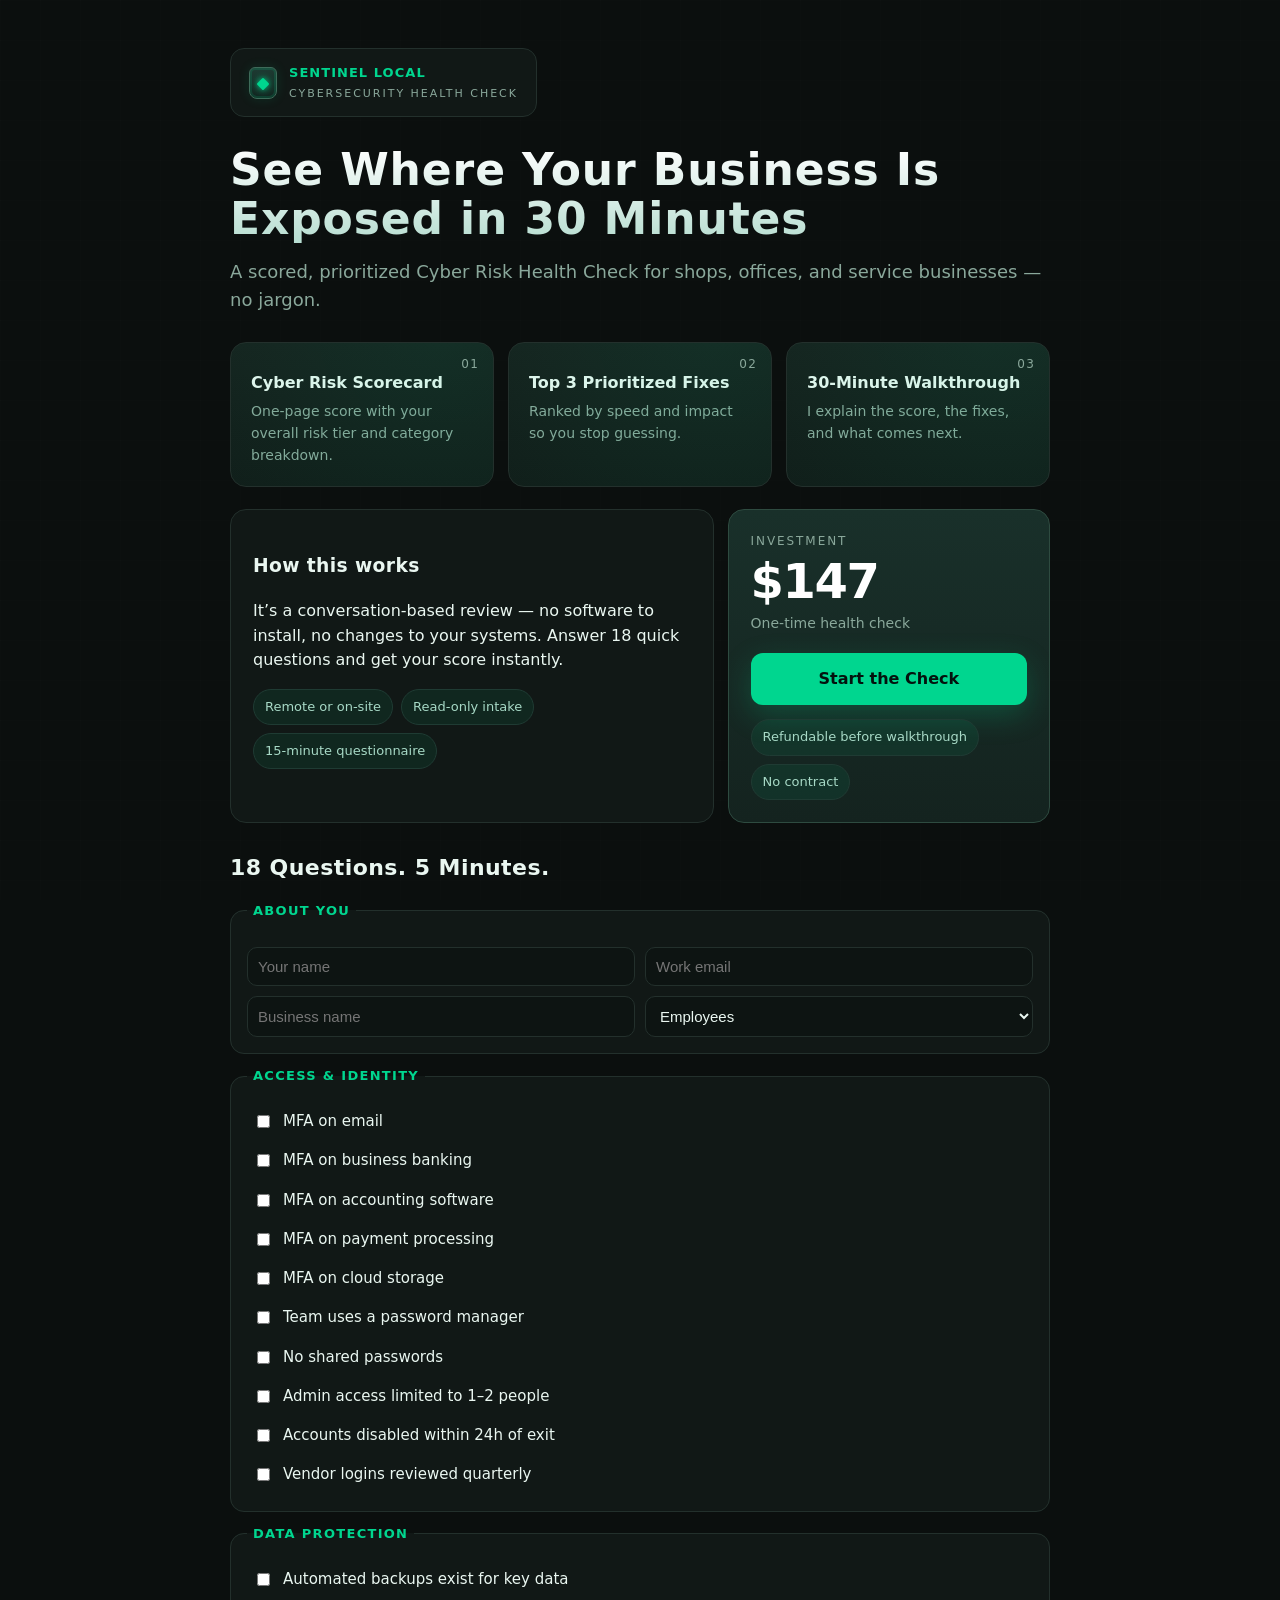
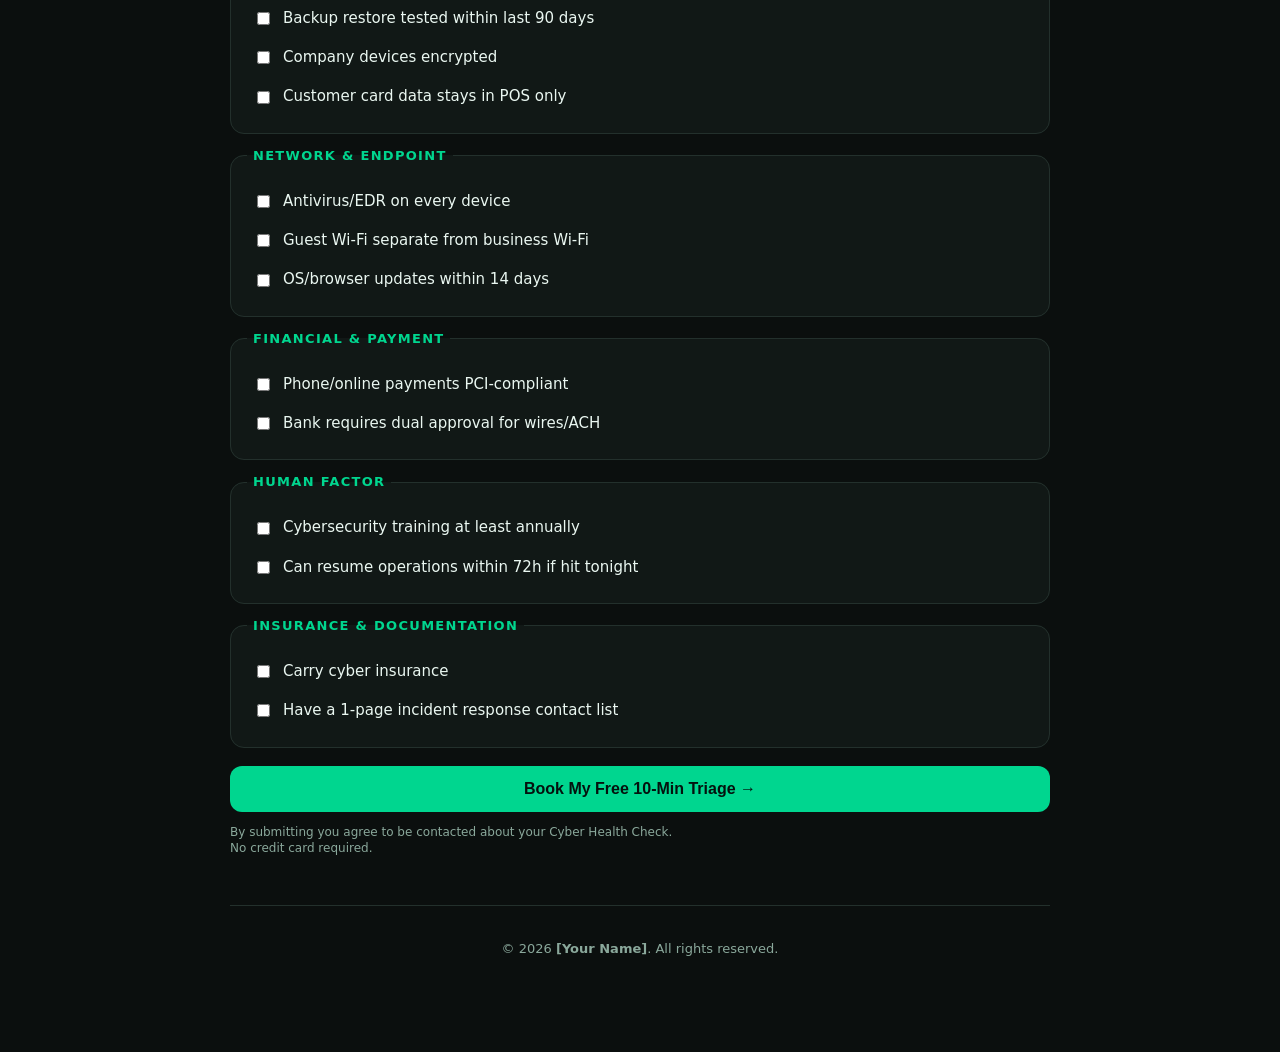
<file: index.html>
<!DOCTYPE html>
<html lang="en">
<head>
    <meta charset="UTF-8">
    <meta name="viewport" content="width=device-width, initial-scale=1.0">
    <title>Cyber Health Check — Local Business</title>
    <link rel="stylesheet" href="styles.css">
</head>
<body>
    <div class="container">
        <header>
            <div class="brand">
                <div class="shield" aria-hidden="true"></div>
                <div>
                    <div class="brand-name">Sentinel Local</div>
                    <div class="brand-sub">Cybersecurity Health Check</div>
                </div>
            </div>
        </header>

        <h1>See Where Your Business Is Exposed in 30 Minutes</h1>
        <p class="sub">A scored, prioritized Cyber Risk Health Check for shops, offices, and service businesses — no jargon.</p>

        <div class="cards">
            <div class="card">
                <div class="card-num">01</div>
                <div class="card-title">Cyber Risk Scorecard</div>
                <p class="card-body">One-page score with your overall risk tier and category breakdown.</p>
            </div>
            <div class="card">
                <div class="card-num">02</div>
                <div class="card-title">Top 3 Prioritized Fixes</div>
                <p class="card-body">Ranked by speed and impact so you stop guessing.</p>
            </div>
            <div class="card">
                <div class="card-num">03</div>
                <div class="card-title">30-Minute Walkthrough</div>
                <p class="card-body">I explain the score, the fixes, and what comes next.</p>
            </div>
        </div>

        <div class="split">
            <div class="panel">
                <h3>How this works</h3>
                <p>It’s a conversation-based review — no software to install, no changes to your systems. Answer 18 quick questions and get your score instantly.</p>
                <div class="pills">
                    <span class="pill">Remote or on-site</span>
                    <span class="pill">Read-only intake</span>
                    <span class="pill">15-minute questionnaire</span>
                </div>
            </div>
            <div class="panel accent">
                <div class="eyebrow">Investment</div>
                <div class="price">$147</div>
                <div class="price-note">One-time health check</div>
                <a class="cta" href="#intake">Start the Check</a>
                <div class="pills">
                    <span class="pill">Refundable before walkthrough</span>
                    <span class="pill">No contract</span>
                </div>
            </div>
        </div>

        <section id="intake">
            <h2 class="section-title">18 Questions. 5 Minutes.</h2>
            <form id="health-form" class="intake-form">
                <fieldset>
                    <legend>About You</legend>
                    <div class="row">
                        <input type="text" name="name" placeholder="Your name" required>
                        <input type="email" name="email" placeholder="Work email" required>
                    </div>
                    <div class="row">
                        <input type="text" name="business" placeholder="Business name" required>
                        <select name="employees" required>
                            <option value="">Employees</option>
                            <option>1–5</option>
                            <option>6–20</option>
                            <option>21–50</option>
                            <option>50+</option>
                        </select>
                    </div>
                </fieldset>

                <fieldset>
                    <legend>Access & Identity</legend>
                    <label><input type="checkbox" name="mfa_email"> MFA on email</label>
                    <label><input type="checkbox" name="mfa_banking"> MFA on business banking</label>
                    <label><input type="checkbox" name="mfa_accounting"> MFA on accounting software</label>
                    <label><input type="checkbox" name="mfa_payment"> MFA on payment processing</label>
                    <label><input type="checkbox" name="mfa_cloud"> MFA on cloud storage</label>
                    <label><input type="checkbox" name="password_manager"> Team uses a password manager</label>
                    <label><input type="checkbox" name="no_shared_passwords"> No shared passwords</label>
                    <label><input type="checkbox" name="admin_limited"> Admin access limited to 1–2 people</label>
                    <label><input type="checkbox" name="offboarding_24h"> Accounts disabled within 24h of exit</label>
                    <label><input type="checkbox" name="vendor_review"> Vendor logins reviewed quarterly</label>
                </fieldset>

                <fieldset>
                    <legend>Data Protection</legend>
                    <label><input type="checkbox" name="backups_exist"> Automated backups exist for key data</label>
                    <label><input type="checkbox" name="backups_tested"> Backup restore tested within last 90 days</label>
                    <label><input type="checkbox" name="devices_encrypted"> Company devices encrypted</label>
                    <label><input type="checkbox" name="sensitive_pos_only"> Customer card data stays in POS only</label>
                </fieldset>

                <fieldset>
                    <legend>Network & Endpoint</legend>
                    <label><input type="checkbox" name="av_edr_all"> Antivirus/EDR on every device</label>
                    <label><input type="checkbox" name="guest_wifi_segment"> Guest Wi-Fi separate from business Wi-Fi</label>
                    <label><input type="checkbox" name="patches_14d"> OS/browser updates within 14 days</label>
                </fieldset>

                <fieldset>
                    <legend>Financial & Payment</legend>
                    <label><input type="checkbox" name="card_not_present_pci"> Phone/online payments PCI-compliant</label>
                    <label><input type="checkbox" name="banking_dual_approval"> Bank requires dual approval for wires/ACH</label>
                </fieldset>

                <fieldset>
                    <legend>Human Factor</legend>
                    <label><input type="checkbox" name="annual_training"> Cybersecurity training at least annually</label>
                    <label><input type="checkbox" name="recover_72h"> Can resume operations within 72h if hit tonight</label>
                </fieldset>

                <fieldset>
                    <legend>Insurance & Documentation</legend>
                    <label><input type="checkbox" name="cyber_insurance"> Carry cyber insurance</label>
                    <label><input type="checkbox" name="incident_response_doc"> Have a 1-page incident response contact list</label>
                </fieldset>

                <button type="submit" class="submit">Book My Free 10-Min Triage →</button>
                <p style="color:  var(--muted); font-size: 12px; line-height: 1.4;">
                  By submitting you agree to be contacted about your Cyber Health Check.
                  <br>No credit card required.
                </p>
            </form>
        </section>

        <div id="result" class="result" style="display:none;">
            <div class="result-header">
                <div id="score-tier" class="tier">Moderate Risk</div>
                <div id="score-num" class="score">— / 40</div>
                <div class="label">Your Cyber Risk Score</div>
                <div class="bar"><div id="score-bar-fill" style="width:0%;"></div></div>
                <div id="cat-breakdown" class="breakdown"></div>
            </div>

            <div class="actions">
                <h2>What’s next?</h2>
                <p class="actions-sub">Ready to fix the top gaps? I’ll walk you through the 3 prioritized fixes on a 30-minute call.</p>
                <div id="fixes"></div>
                <div id="book-section" class="book-section" style="display:none;">
                <h2>Book Your Triage Call</h2>
                <p class="actions-sub">Choose a time and I’ll send your scorecard before we talk.</p>
                <a class="cta" href="#" target="_blank" rel="noopener">Open Calendly (15 min)</a>
                <br>
                <a id="book-calendly-30" class="cta secondary" href="#" target="_blank" rel="noopener">Open Calendly (30 min)</a>
                <p class="actions-contact">
                Or call/text <strong>[Phone]</strong>
                </p>
                </div>
            </div>
        </div>

        <footer>
            <p>© <span id="year"></span> <strong>[Your Name]</strong>. All rights reserved.</p>
        </footer>
    </div>

    <script src="app.js"></script>
</body>
</html>
</file>
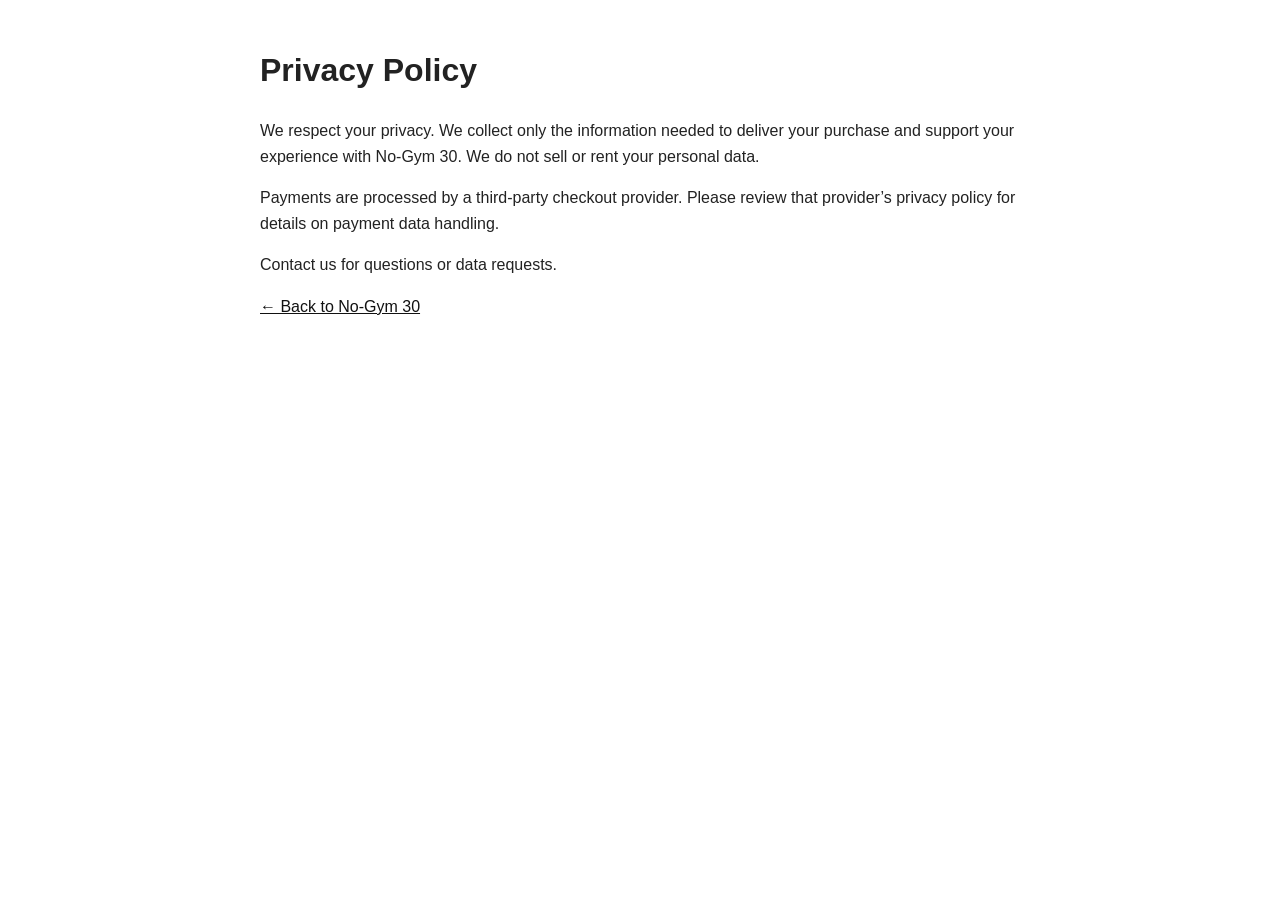
<file: privacy.html>
<!DOCTYPE html>
<html lang="en">
<head>
<meta charset="UTF-8">
<meta name="viewport" content="width=device-width, initial-scale=1.0">
<title>Privacy Policy — No-Gym 30</title>
<style>
  body { font-family: -apple-system, BlinkMacSystemFont, "Segoe UI", Roboto, Helvetica, Arial, sans-serif; line-height: 1.6; color:#222; max-width: 760px; margin: 0 auto; padding: 24px; }
  a { color:#111; }
</style>
</head>
<body>
  <h1>Privacy Policy</h1>
  <p>We respect your privacy. We collect only the information needed to deliver your purchase and support your experience with No-Gym 30. We do not sell or rent your personal data.</p>
  <p>Payments are processed by a third-party checkout provider. Please review that provider’s privacy policy for details on payment data handling.</p>
  <p>Contact us for questions or data requests.</p>
  <p><a href="index.html">← Back to No-Gym 30</a></p>
</body>
</html>
</file>
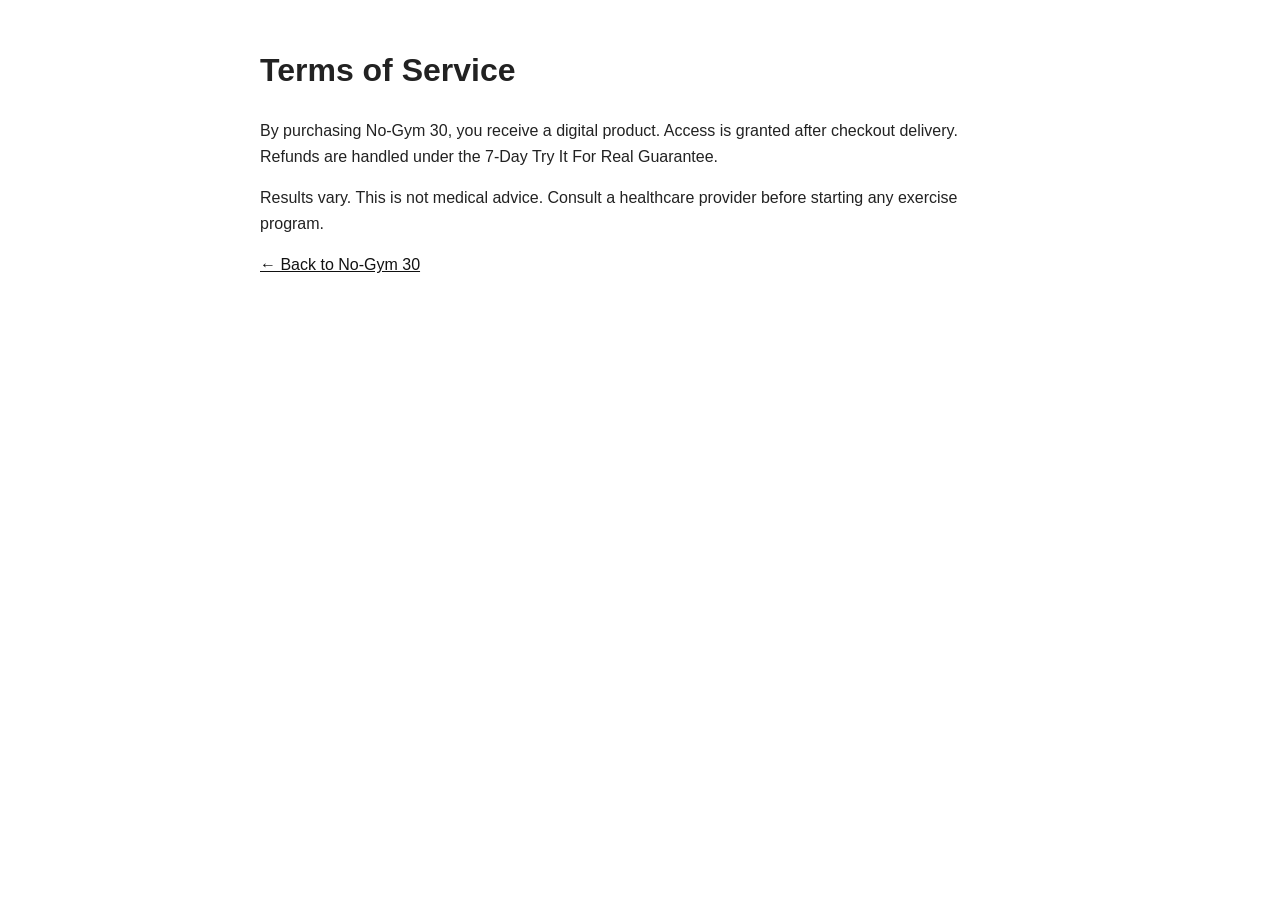
<file: terms.html>
<!DOCTYPE html>
<html lang="en">
<head>
<meta charset="UTF-8">
<meta name="viewport" content="width=device-width, initial-scale=1.0">
<title>Terms of Service — No-Gym 30</title>
<style>
  body { font-family: -apple-system, BlinkMacSystemFont, "Segoe UI", Roboto, Helvetica, Arial, sans-serif; line-height: 1.6; color:#222; max-width: 760px; margin: 0 auto; padding: 24px; }
  a { color:#111; }
</style>
</head>
<body>
  <h1>Terms of Service</h1>
  <p>By purchasing No-Gym 30, you receive a digital product. Access is granted after checkout delivery. Refunds are handled under the 7-Day Try It For Real Guarantee.</p>
  <p>Results vary. This is not medical advice. Consult a healthcare provider before starting any exercise program.</p>
  <p><a href="index.html">← Back to No-Gym 30</a></p>
</body>
</html>
</file>
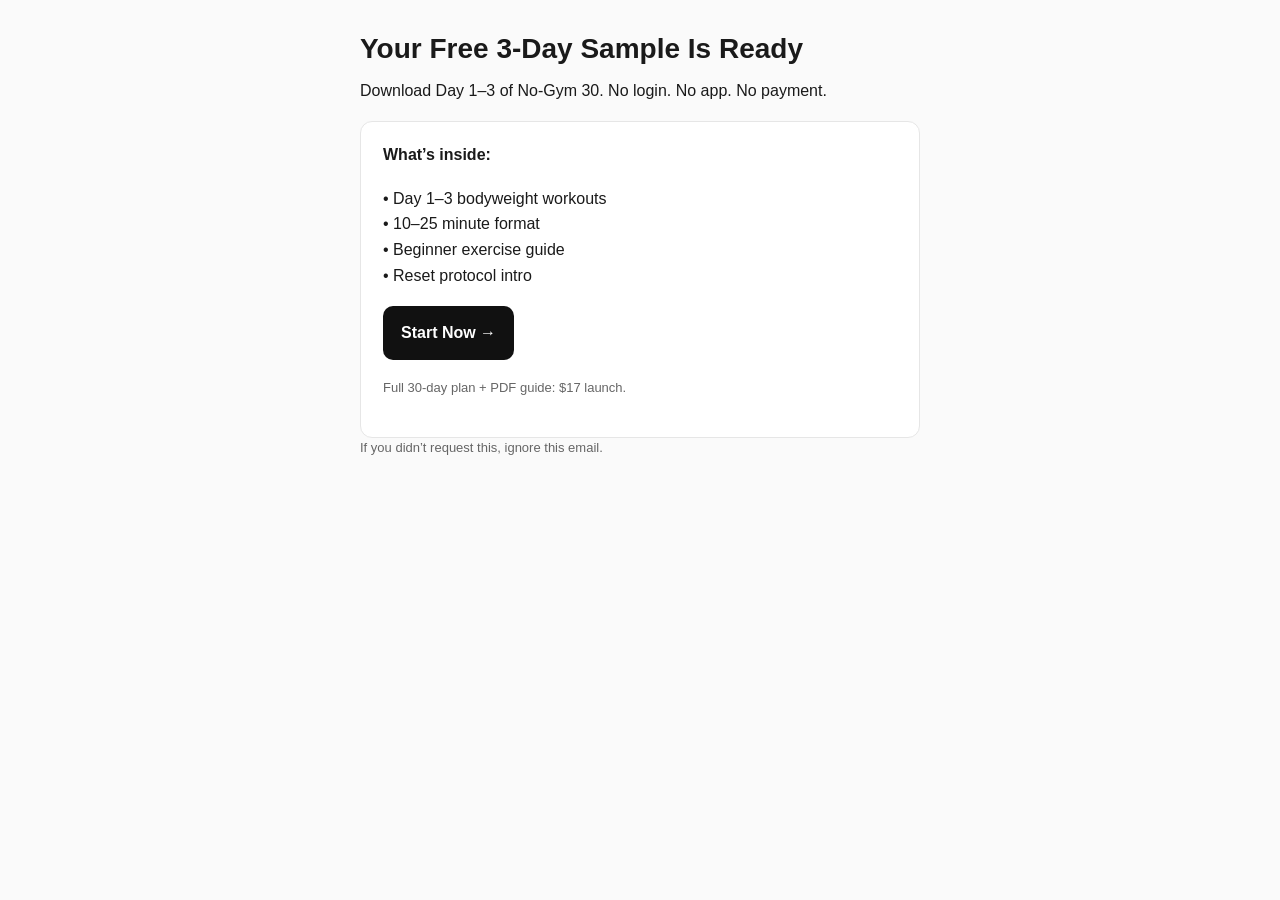
<file: marketing/email/sample-email.html>
<!doctype html>
<html lang="en">
<head>
  <meta charset="utf-8" />
  <meta name="viewport" content="width=device-width, initial-scale=1" />
  <title>No-Gym 30 — Free 3-Day Sample</title>
  <style>
    body { margin:0; font-family: Arial, Helvetica, sans-serif; background:#fafafa; color:#1a1a1a; }
    .wrap { max-width: 560px; margin: 0 auto; padding: 32px 20px; }
    h1 { font-size: 28px; line-height: 1.2; margin: 0 0 12px; }
    p  { font-size: 16px; line-height: 1.6; margin: 0 0 18px; }
    .box { border: 1px solid #e6e6e6; border-radius: 12px; padding: 20px 22px; background:#fff; }
    .btn { display:inline-block; padding: 14px 18px; border-radius: 10px; background:#111; color:#fff; text-decoration:none; font-weight:600; }
    .small { font-size: 13px; color:#666; }
  </style>
</head>
<body>
  <div class="wrap">
    <h1>Your Free 3-Day Sample Is Ready</h1>
    <p>Download Day 1–3 of No-Gym 30. No login. No app. No payment.</p>
    <div class="box">
      <p><strong>What’s inside:</strong></p>
      <p>• Day 1–3 bodyweight workouts<br/>• 10–25 minute format<br/>• Beginner exercise guide<br/>• Reset protocol intro</p>
      <p><a class="btn" href="https://www.paypal.com/ncp/payment/SZ6G72LDYJDAL">Start Now →</a></p>
      <p class="small">Full 30-day plan + PDF guide: $17 launch.</p>
    </div>
    <p class="small">If you didn’t request this, ignore this email.</p>
  </div>
</body>
</html>
</file>
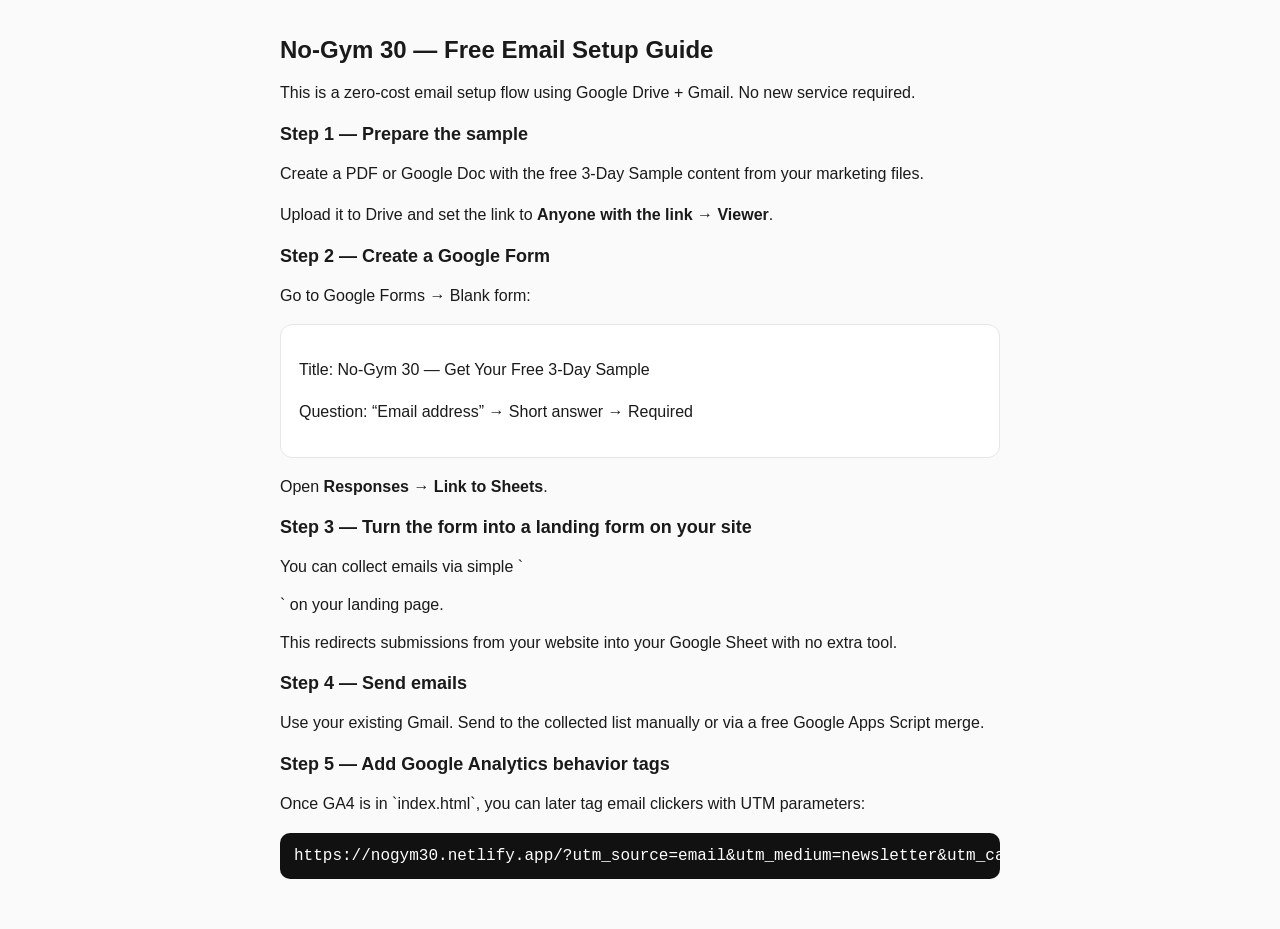
<file: marketing/email/setup-guide.html>
<!doctype html>
<html lang="en">
<head>
  <meta charset="utf-8" />
  <meta name="viewport" content="width=device-width, initial-scale=1" />
  <title>No-Gym 30 — Email Setup</title>
  <style>
    body { font-family: Arial, Helvetica, sans-serif; background:#fafafa; color:#1a1a1a; }
    .wrap { max-width: 720px; margin: 0 auto; padding: 28px 22px; }
    h1 { font-size: 24px; margin: 0 0 14px; }
    h2 { font-size: 18px; margin: 18px 0 8px; }
    p, li { font-size: 16px; line-height: 1.6; }
    pre { background:#111; color:#fff; padding:14px; border-radius:10px; overflow:auto; }
    code { font-family: ui-monospace, SFMono-Regular, Menlo, Monaco, Consolas, monospace; }
    .box { border:1px solid #e6e6e6; border-radius:12px; padding:16px 18px; background:#fff; }
  </style>
</head>
<body>
  <div class="wrap">
    <h1>No-Gym 30 — Free Email Setup Guide</h1>
    <p>This is a zero-cost email setup flow using Google Drive + Gmail. No new service required.</p>

    <h2>Step 1 — Prepare the sample</h2>
    <p>Create a PDF or Google Doc with the free 3-Day Sample content from your marketing files.</p>
    <p>Upload it to Drive and set the link to <strong>Anyone with the link → Viewer</strong>.</p>

    <h2>Step 2 — Create a Google Form</h2>
    <p>Go to Google Forms → Blank form:</p>
    <div class="box">
      <p>Title: No-Gym 30 — Get Your Free 3-Day Sample</p>
      <p>Question: “Email address” → Short answer → Required</p>
    </div>
    <p>Open <strong>Responses → Link to Sheets</strong>.</p>

    <h2>Step 3 — Turn the form into a landing form on your site</h2>
    <p>You can collect emails via simple `<form action="https://docs.google.com/forms/d/e/YOUR_FORM_ID/formResponse">` on your landing page.</p>
    <p>This redirects submissions from your website into your Google Sheet with no extra tool.</p>

    <h2>Step 4 — Send emails</h2>
    <p>Use your existing Gmail. Send to the collected list manually or via a free Google Apps Script merge.</p>

    <h2>Step 5 — Add Google Analytics behavior tags</h2>
    <p>Once GA4 is in `index.html`, you can later tag email clickers with UTM parameters:</p>
    <pre><code>https://nogym30.netlify.app/?utm_source=email&utm_medium=newsletter&utm_campaign=day2</code></pre>
  </div>
</body>
</html>
</file>
<file: styles.css>
:root {
  --bg: #0b0f0e;
  --panel: #111816;
  --panel-2: #161d1b;
  --border: #23302c;
  --accent: #00d68f;
  --accent-dim: #00b377;
  --text: #eaf7f1;
  --muted: #8aa89b;
}

* { box-sizing: border-box; }

html, body {
  margin: 0;
  padding: 0;
  background: var(--bg);
  color: var(--text);
  font-family: ui-sans-serif, system-ui, -apple-system, Segoe UI, Roboto, Helvetica, Arial, sans-serif;
  line-height: 1.55;
  -webkit-font-smoothing: antialiased;
}

body::before {
  content: "";
  position: fixed;
  inset: 0;
  pointer-events: none;
  z-index: 0;
  opacity: .18;
  background-image:
    linear-gradient(rgba(255,255,255,.05) 1px, transparent 1px),
    linear-gradient(90deg, rgba(255,255,255,.05) 1px, transparent 1px);
  background-size: 40px 40px;
}

.container {
  position: relative;
  z-index: 1;
  max-width: 860px;
  margin: 0 auto;
  padding: 48px 20px 80px;
}

header {
  margin-bottom: 28px;
}

.brand {
  display: flex;
  align-items: center;
  gap: 12px;
  background: var(--panel);
  border: 1px solid var(--border);
  border-radius: 14px;
  padding: 14px 18px;
  width: fit-content;
}

.brand-name {
  font-weight: 800;
  letter-spacing: .08em;
  text-transform: uppercase;
  font-size: 13px;
  color: var(--accent);
}

.brand-sub {
  font-size: 11px;
  text-transform: uppercase;
  letter-spacing: .18em;
  color: var(--muted);
  margin-top: 2px;
}

h1, h2, h3 { letter-spacing: .02em; }
h1 {
  font-size: clamp(30px, 5vw, 44px);
  line-height: 1.12;
  margin: 0 0 14px;
  font-weight: 800;
  background: linear-gradient(180deg, #ffffff 0%, #b6ddd0 100%);
  -webkit-background-clip: text;
  background-clip: text;
  color: transparent;
}

.sub {
  font-size: 18px;
  color: var(--muted);
  margin: 0 0 28px;
}

.shield {
  width: 28px;
  height: 32px;
  background: linear-gradient(180deg, #1f3b33, #12241f);
  border: 1.5px solid #3f6b5a;
  border-radius: 6px 6px 8px 8px;
  position: relative;
  box-shadow: inset 0 0 0 2px rgba(0,214,143,.15), 0 0 12px rgba(0,214,143,.12);
  flex-shrink: 0;
}
.shield::after {
  content: "";
  position: absolute;
  left: 50%; top: 55%;
  width: 9px; height: 9px;
  transform: translate(-50%, -50%) rotate(45deg);
  background: var(--accent);
  box-shadow: 0 0 6px var(--accent), 0 0 14px rgba(0,214,143,.25);
  border-radius: 1px;
}

.cards {
  display: grid;
  grid-template-columns: 1fr;
  gap: 14px;
  margin: 22px 0 22px;
}
@media (min-width: 640px) {
  .cards { grid-template-columns: 1fr 1fr 1fr; }
}

.card {
  background: linear-gradient(180deg, var(--panel-2), var(--panel));
  border: 1px solid var(--border);
  border-radius: 16px;
  padding: 20px;
  position: relative;
  overflow: hidden;
  transition: transform .15s ease, box-shadow .15s ease;
}
.card::before {
  content: "";
  position: absolute;
  inset: 0;
  background: radial-gradient(900px circle at 80% -10%, rgba(0,214,143,.10), transparent 45%);
  pointer-events: none;
}
.card:hover {
  transform: translateY(-2px);
  box-shadow: 0 12px 34px rgba(0,0,0,.2);
}

.card-num {
  position: absolute;
  top: 12px; right: 14px;
  font-size: 12px;
  color: var(--muted);
  letter-spacing: .1em;
}

.card-title {
  margin: 8px 0 6px;
  font-weight: 700;
  font-size: 16px;
}

.card-body {
  margin: 0;
  color: var(--muted);
  font-size: 14px;
}

.split {
  display: grid;
  grid-template-columns: 1fr;
  gap: 14px;
  margin: 18px 0 28px;
}
@media (min-width: 700px) {
  .split { grid-template-columns: 1.2fr .8fr; }
}

.panel {
  background: var(--panel);
  border: 1px solid var(--border);
  border-radius: 16px;
  padding: 22px;
}
.panel.accent {
  background: linear-gradient(180deg, #19302a, #14231f);
  border: 1px solid #2e4b40;
  display: flex;
  flex-direction: column;
  justify-content: center;
  position: relative;
  overflow: hidden;
}

.eyebrow {
  font-size: 12px;
  text-transform: uppercase;
  letter-spacing: .16em;
  color: var(--muted);
  margin: 0 0 6px;
}

.price {
  margin: 0;
  font-weight: 900;
  font-size: 48px;
  line-height: 1;
  letter-spacing: -0.03em;
  color: #ffffff;
}

.price-note {
  color: var(--muted);
  font-size: 14px;
  margin: 8px 0 14px;
}

.cta {
  display: inline-flex;
  align-items: center;
  justify-content: center;
  gap: 8px;
  background: var(--accent);
  color: #04120e;
  border: none;
  padding: 14px 18px;
  border-radius: 12px;
  font-size: 16px;
  font-weight: 700;
  text-decoration: none;
  margin-top: 4px;
  box-shadow: 0 10px 30px rgba(0,214,143,.22);
  transition: background .15s ease;
}
.cta:hover { background: var(--accent-dim); color: #000; }

.pills {
  margin-top: 14px;
  display: flex;
  flex-wrap: wrap;
  gap: 8px;
}
.pill {
  background: rgba(0,214,143,.08);
  color: #a7d9c6;
  border: 1px solid #1f3b33;
  padding: 7px 11px;
  border-radius: 999px;
  font-size: 13px;
}

.intake-form fieldset {
  background: var(--panel);
  border: 1px solid var(--border);
  border-radius: 14px;
  padding: 16px;
  margin: 0 0 12px;
}

.intake-form legend {
  font-weight: 700;
  color: var(--accent);
  font-size: 13px;
  text-transform: uppercase;
  letter-spacing: .1em;
  padding: 0 6px;
}

.intake-form .row {
  display: grid;
  grid-template-columns: 1fr;
  gap: 10px;
  margin-top: 10px;
}
@media (min-width: 560px) {
  .intake-form .row { grid-template-columns: 1fr 1fr; }
}

.intake-form label {
  display: flex;
  align-items: center;
  gap: 10px;
  font-size: 15px;
  padding: 8px 6px;
  border-radius: 10px;
  user-select: none;
}
.intake-form label:hover { background: rgba(255,255,255,.02); }

.intake-form input[type="text"],
.intake-form input[type="email"],
.intake-form select {
  background: #0d1412;
  color: var(--text);
  border: 1px solid var(--border);
  padding: 10px;
  border-radius: 10px;
  width: 100%;
  font-size: 15px;
}

.submit {
  width: 100%;
  background: var(--accent);
  color: #04120e;
  border: none;
  padding: 14px;
  border-radius: 12px;
  font-size: 16px;
  font-weight: 700;
  cursor: pointer;
  margin-top: 6px;
}
.submit:hover { background: var(--accent-dim); }

.result {
  margin-top: 28px;
  background: var(--panel);
  border: 1px solid var(--border);
  border-radius: 18px;
  padding: 24px;
}

.tier {
  display: inline-block;
  padding: 8px 14px;
  border-radius: 10px;
  font-weight: 800;
  font-size: 16px;
  letter-spacing: .06em;
  text-transform: uppercase;
}

.score {
  font-size: 48px;
  font-weight: 900;
  margin: 10px 0 4px;
  letter-spacing: -0.03em;
}

.label {
  color: var(--muted);
  font-size: 14px;
  margin-bottom: 16px;
}

.bar {
  background: #0d1412;
  border: 1px solid var(--border);
  border-radius: 12px;
  overflow: hidden;
  margin: 4px 0 16px;
}
.bar > div {
  height: 12px;
  transition: width .4s ease;
}

.cat-row {
  display: flex;
  justify-content: space-between;
  background: var(--panel-2);
  border: 1px solid var(--border);
  border-radius: 10px;
  padding: 12px;
  margin: 6px 0;
}

.fix {
  background: var(--panel-2);
  border: 1px solid var(--border);
  border-radius: 14px;
  padding: 14px;
  margin: 8px 0;
}
.fix-head {
  display: flex;
  justify-content: space-between;
  align-items: center;
  margin-bottom: 6px;
}
.fix-tag {
  background: rgba(0,214,143,.12);
  color: var(--accent);
  border: 1px solid #1f3b33;
  padding: 4px 9px;
  border-radius: 999px;
  font-size: 12px;
  font-weight: 700;
  text-transform: uppercase;
  letter-spacing: .06em;
}
.fix-cost {
  color: var(--muted);
  font-size: 13px;
}
.fix-body {
  color: var(--muted);
  font-size: 15px;
}

.actions-contact {
  color: var(--muted);
  font-size: 14px;
  margin-top: 14px;
}

.result-header { margin-bottom: 10px; }
.actions-sub { color: var(--muted); margin: 0 0 14px; }
.section-title { margin: 0 0 16px; font-size: 22px; font-weight: 700; }

.section-divider {
  border: 0;
  border-top: 1px solid var(--border);
  margin: 26px 0;
}

footer {
  margin-top: 48px;
  border-top: 1px solid var(--border);
  padding-top: 20px;
  font-size: 13px;
  color: var(--muted);
  text-align: center;
}
</file>
